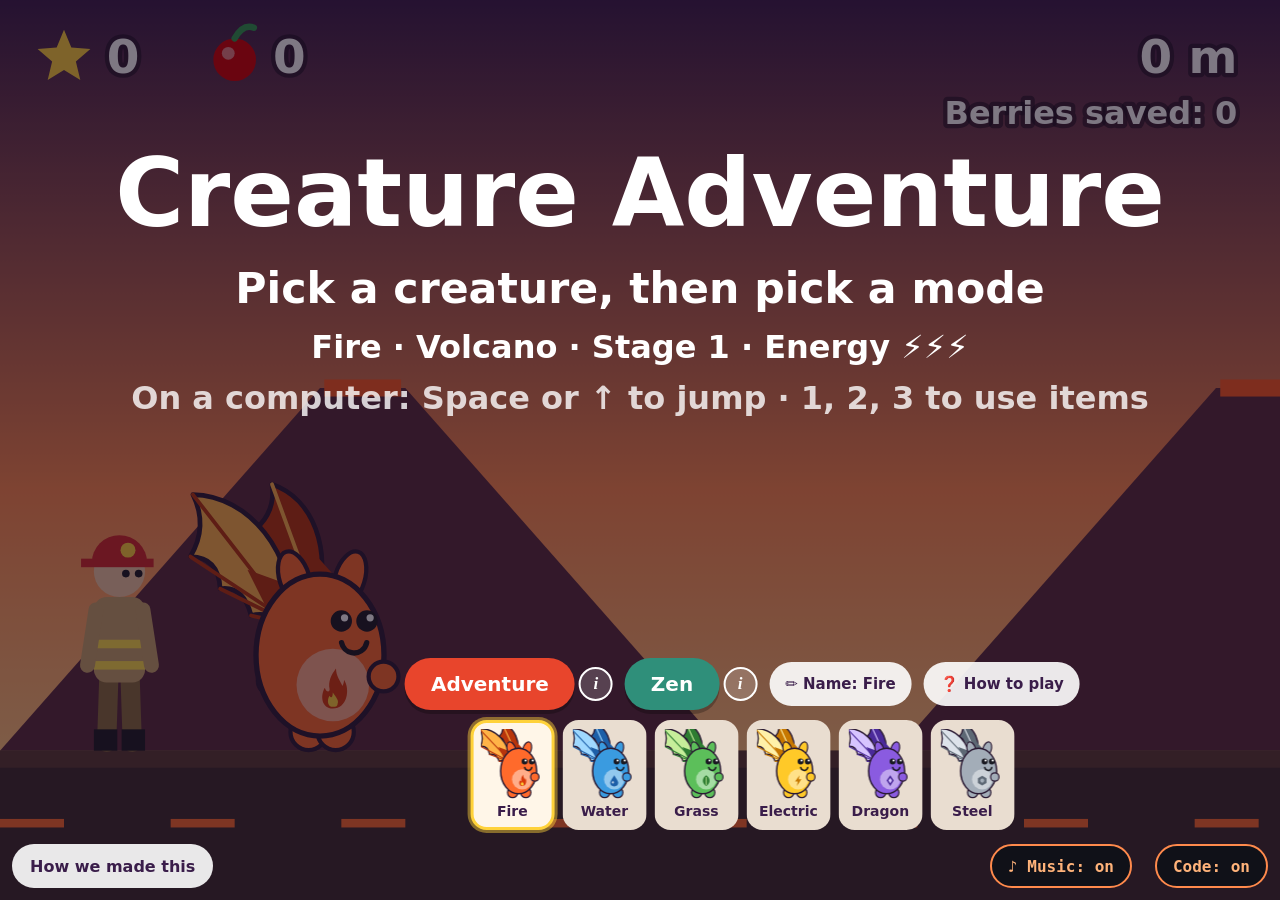
<file: index.html>
<!DOCTYPE html>
<html lang="en">
<head>
<meta charset="utf-8">
<meta name="viewport" content="width=device-width, initial-scale=1, viewport-fit=cover">
<!-- Icons: the tab icon (favicon), the Home Screen icon (apple-touch-icon), and the app details for phones (manifest) -->
<link rel="icon" href="icons/favicon.svg" type="image/svg+xml">
<link rel="icon" href="icons/favicon-32.png" sizes="32x32" type="image/png">
<link rel="apple-touch-icon" href="icons/apple-touch-icon.png">
<link rel="manifest" href="manifest.webmanifest">
<meta name="apple-mobile-web-app-title" content="Creatures">
<meta name="mobile-web-app-capable" content="yes">
<meta name="apple-mobile-web-app-capable" content="yes">
<meta name="apple-mobile-web-app-status-bar-style" content="black-translucent">
<meta name="theme-color" content="#3a1d4a">
<title>Creature Adventure</title>
<link rel="stylesheet" href="style.css">
</head>
<body>
<canvas id="game" aria-label="Creature Adventure. Tap to jump, tap again in the air to double jump."></canvas>

<!-- The menu: pick a creature, name it, pick a mode -->
<div id="menu">
  <div id="modeInfo" hidden></div>
  <div id="modes">
    <div class="mode" data-mode="adventure">
      <button id="advBtn" class="modeBtn adv">Adventure</button>
      <button class="info" data-mode="adventure" aria-label="What happens in Adventure mode?">i</button>
    </div>
    <div class="mode" data-mode="zen">
      <button id="zenBtn" class="modeBtn zen">Zen</button>
      <button class="info" data-mode="zen" aria-label="What happens in Zen mode?">i</button>
    </div>
    <div class="mode" data-mode="camp" id="campMode" hidden>
      <button id="campBtn" class="modeBtn camp">⛺ Camp</button>
      <button class="info" data-mode="camp" aria-label="What is the Camp?">i</button>
    </div>
    <button id="nameBtn" class="nameBtn">✏️ Name</button>
    <button id="howBtn" class="nameBtn" aria-controls="modeInfo">❓ How to play</button>
  </div>
  <div id="picker" role="group" aria-label="Choose your creature"></div>
</div>
<div id="namePanel" hidden role="dialog" aria-labelledby="nameLabel">
  <label id="nameLabel" for="nameInput">Name your creature</label>
  <input id="nameInput" maxlength="12" autocomplete="off" spellcheck="false">
  <div class="row"><button id="nameSave">Save</button><button id="nameReset">Just use the type</button><button id="nameCancel">Cancel</button></div>
</div>

<!-- Camp: what to do next -->
<div id="campBar" hidden>
  <p id="campPrompt" aria-live="polite"><span id="campBolts"></span> <span id="campSay"></span></p>
  <button id="campNext" class="modeBtn adv">▶ Next level</button>
  <button id="campMatch" class="modeBtn zen">🃏 Matching game</button>
  <button id="campMenu" class="nameBtn">☰ Main menu</button>
</div>
<!-- The matching game at camp: find the pairs, no timer, can't lose -->
<div id="match" hidden role="dialog" aria-labelledby="matchTitle">
  <div id="matchHead">
    <span id="matchTitle">Find the pairs!</span>
    <button id="matchGo" class="modeBtn adv" hidden>▶ Back to the adventure</button>
    <button id="matchAgain" class="nameBtn" hidden>🃏 Play again</button>
    <button id="matchBack" class="nameBtn">⛺ Back to camp</button>
  </div>
  <div id="matchGrid"></div>
</div>

<div id="topBar">
  <button id="menuBtn" hidden>☰ Menu</button>
  <button id="bossToggle" hidden aria-pressed="false">👾 Practice boss: off</button>
</div>
<a id="storyLink" href="story.html">How we made this</a>
<button id="musicBtn" aria-pressed="true">♪ Music: on</button>
<button id="codeBtn" aria-pressed="true">Code: on</button>

<!-- The game is split into small files, loaded in this order. Each one has one job. -->
<script src="js/knobs.js"></script>     <!-- the numbers, colours and words to play with -->
<script src="js/creatures.js"></script> <!-- how to draw a creature (all 3 stages), minions and homes -->
<script src="js/trainer.js"></script>   <!-- the trainer's outfit for each world -->
<script src="js/worlds.js"></script>    <!-- each type's world and its obstacles -->
<script src="js/adventure.js"></script> <!-- levels, rescues, checkpoints -->
<script src="js/boss.js"></script>      <!-- boss battles -->
<script src="js/camp.js"></script>      <!-- camp: energy, the matching game, and Power Up -->
<script src="js/game.js"></script>      <!-- everything that runs: menu, input, movement, sound, the loop -->
</body>
</html>
</file>
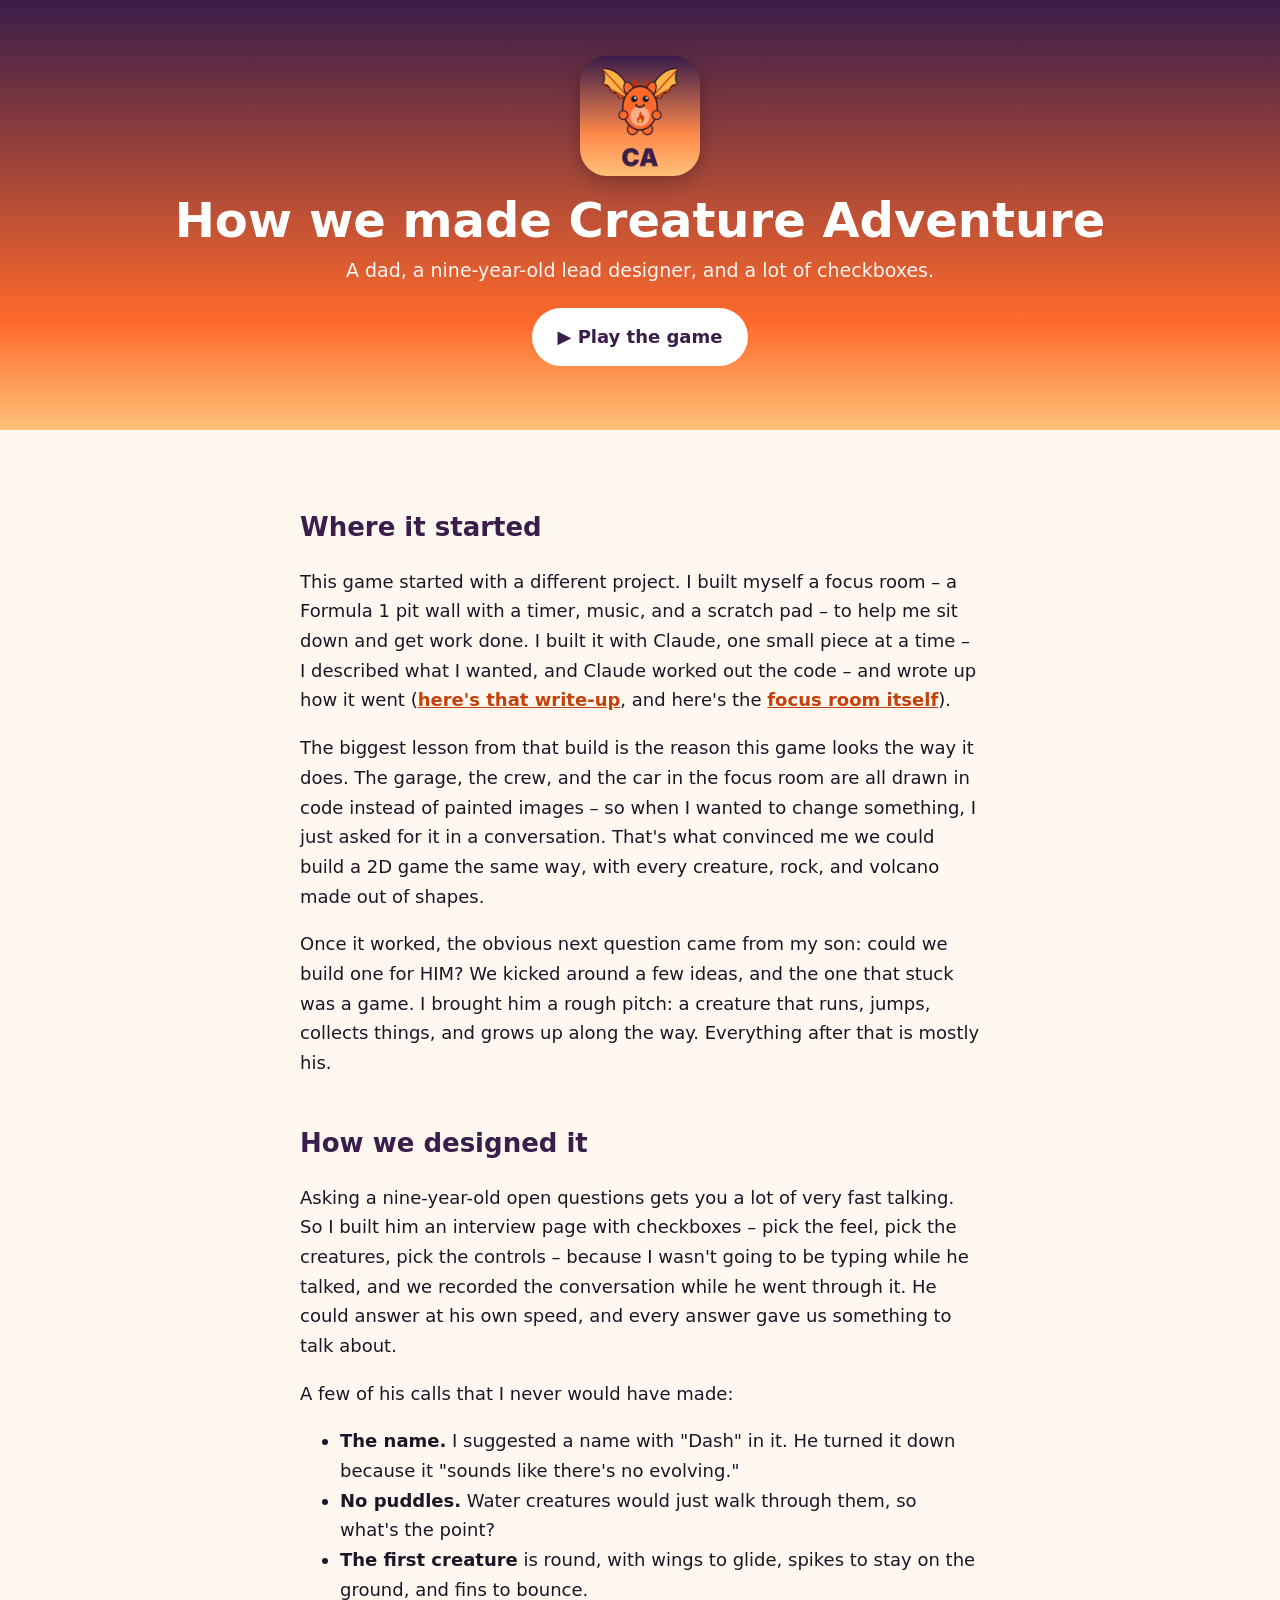
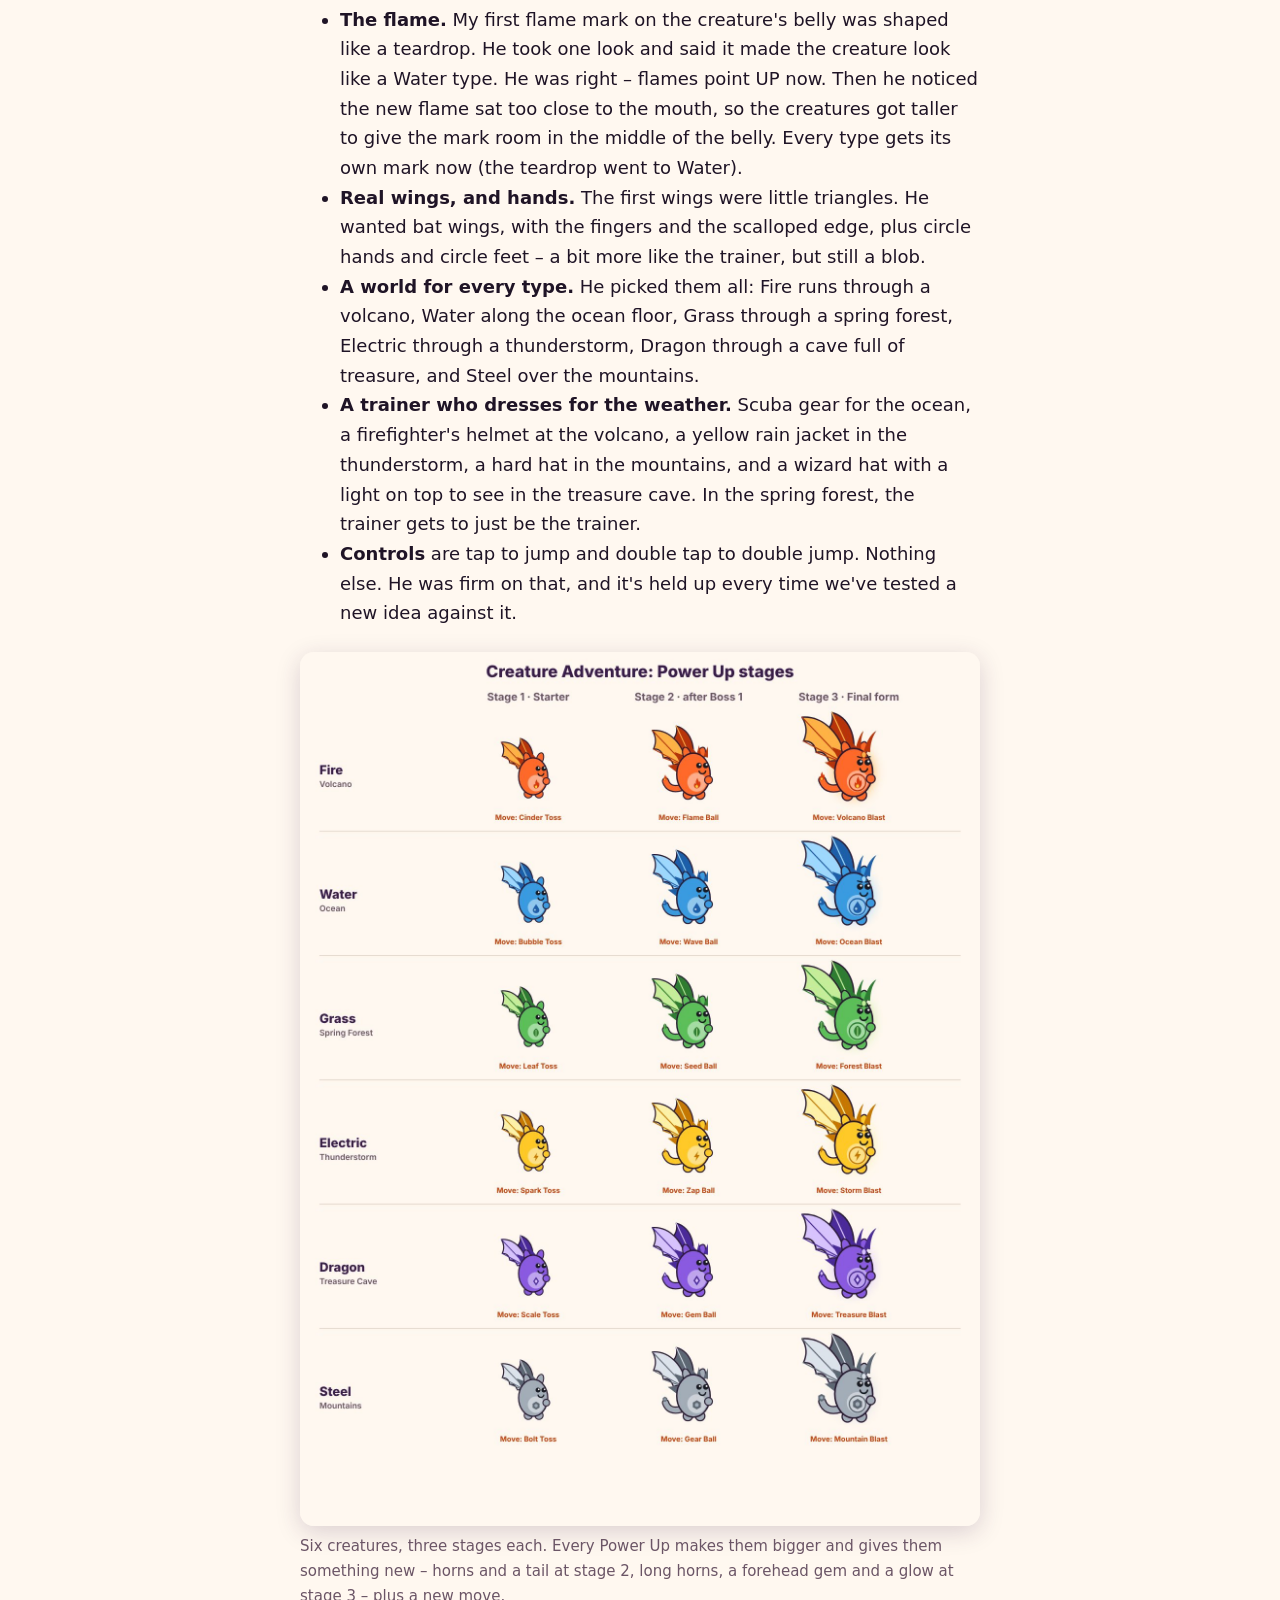
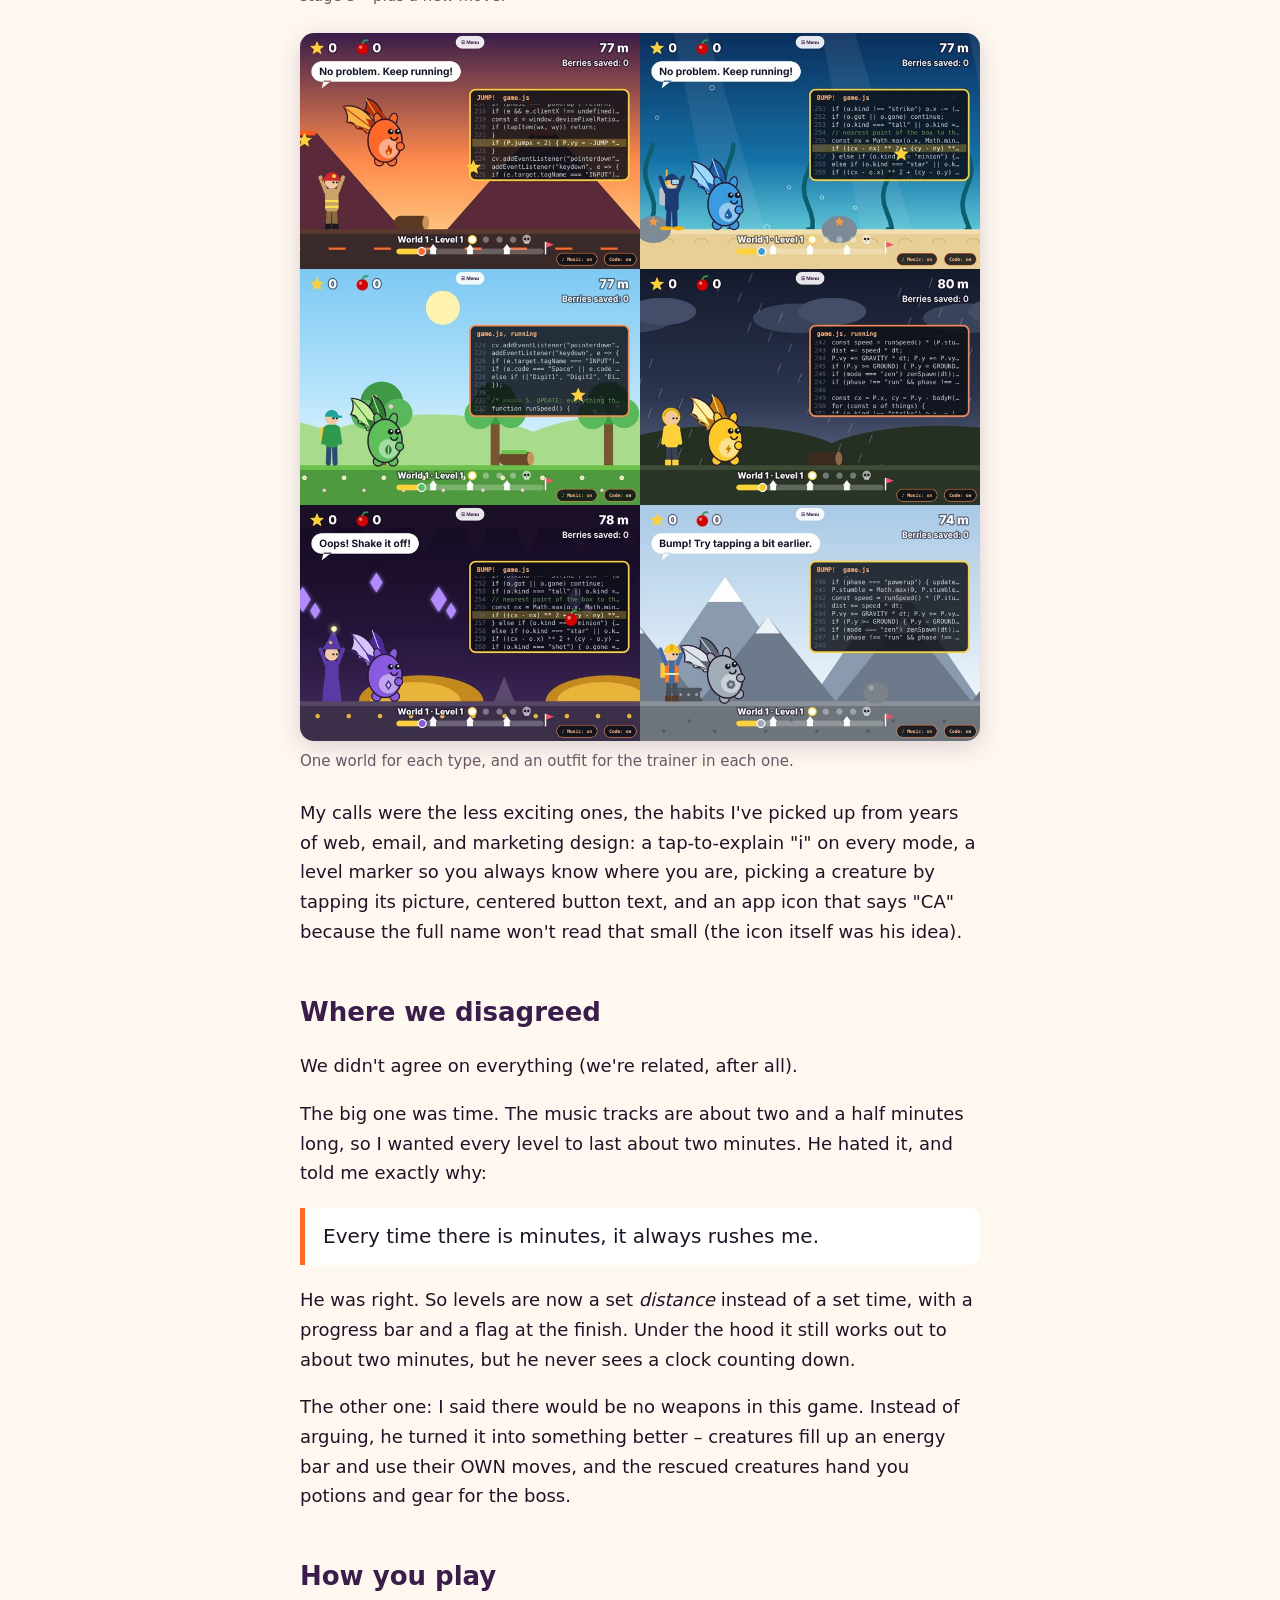
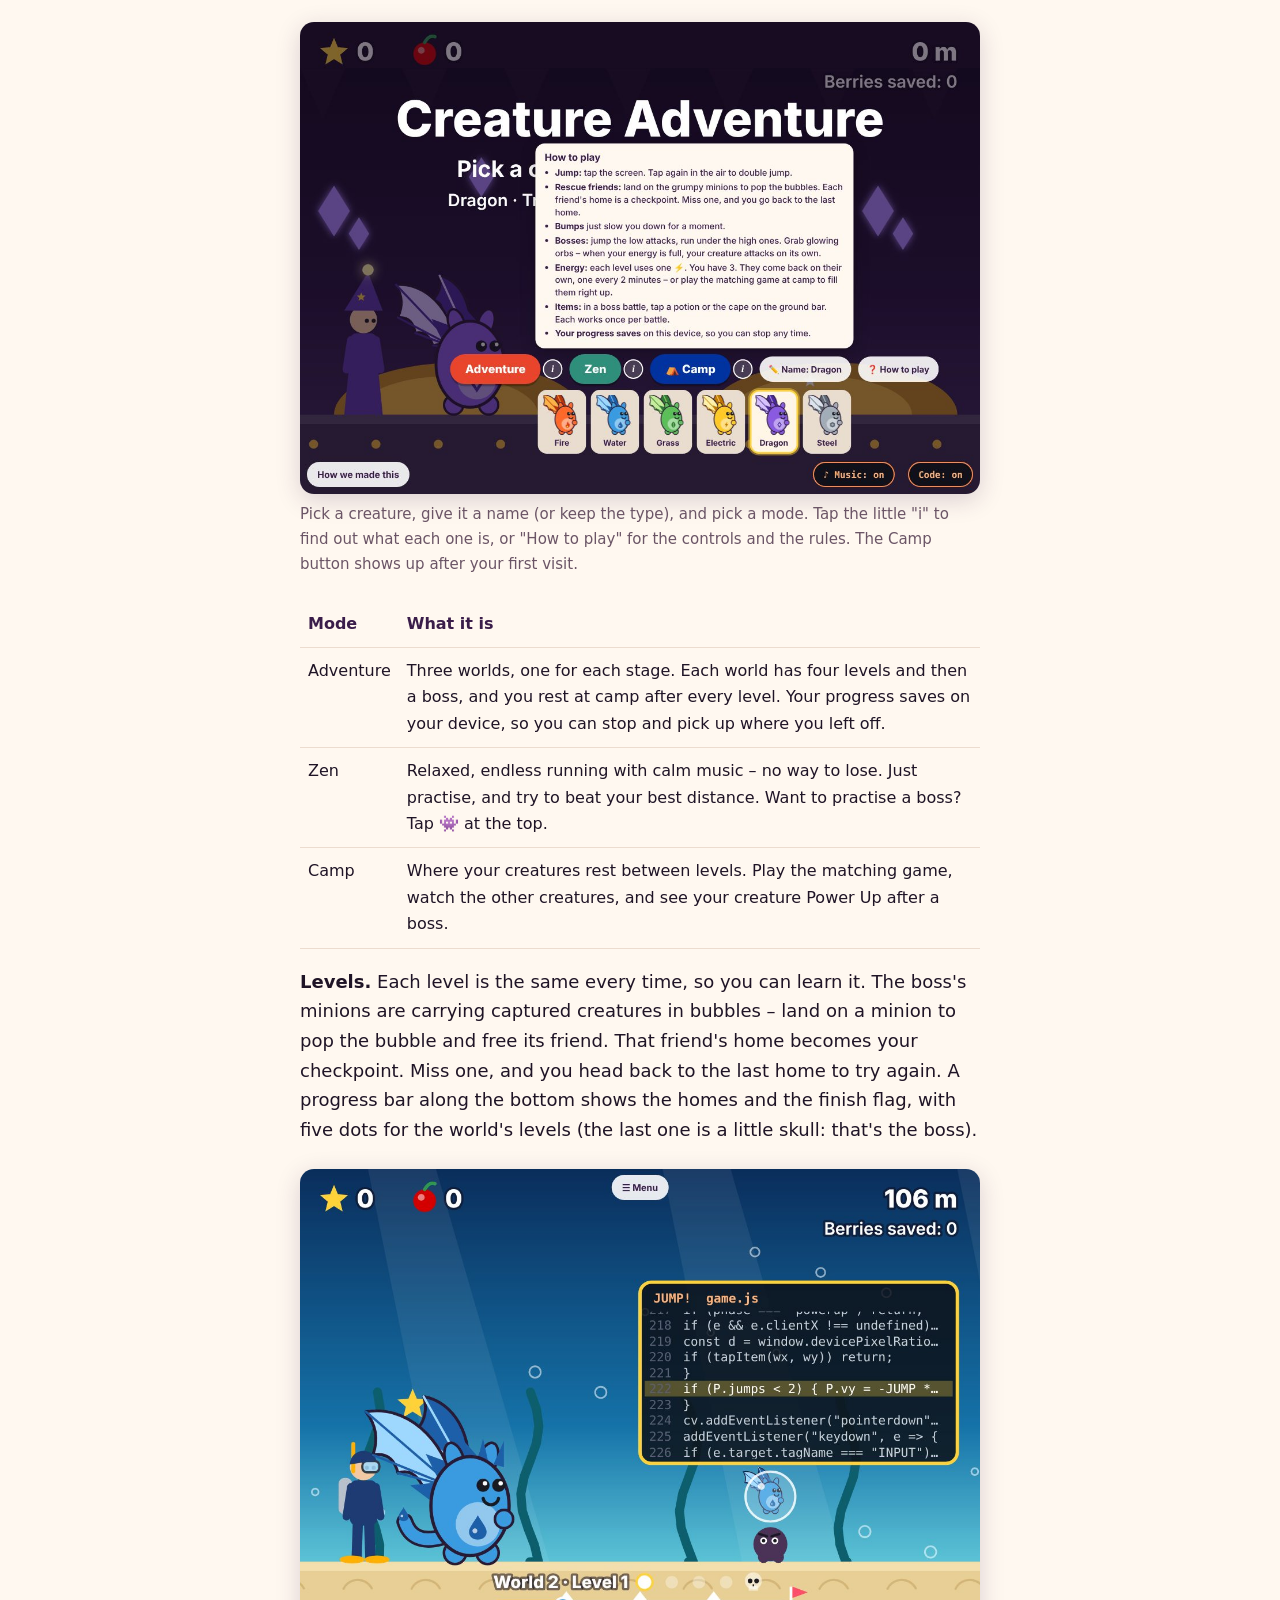
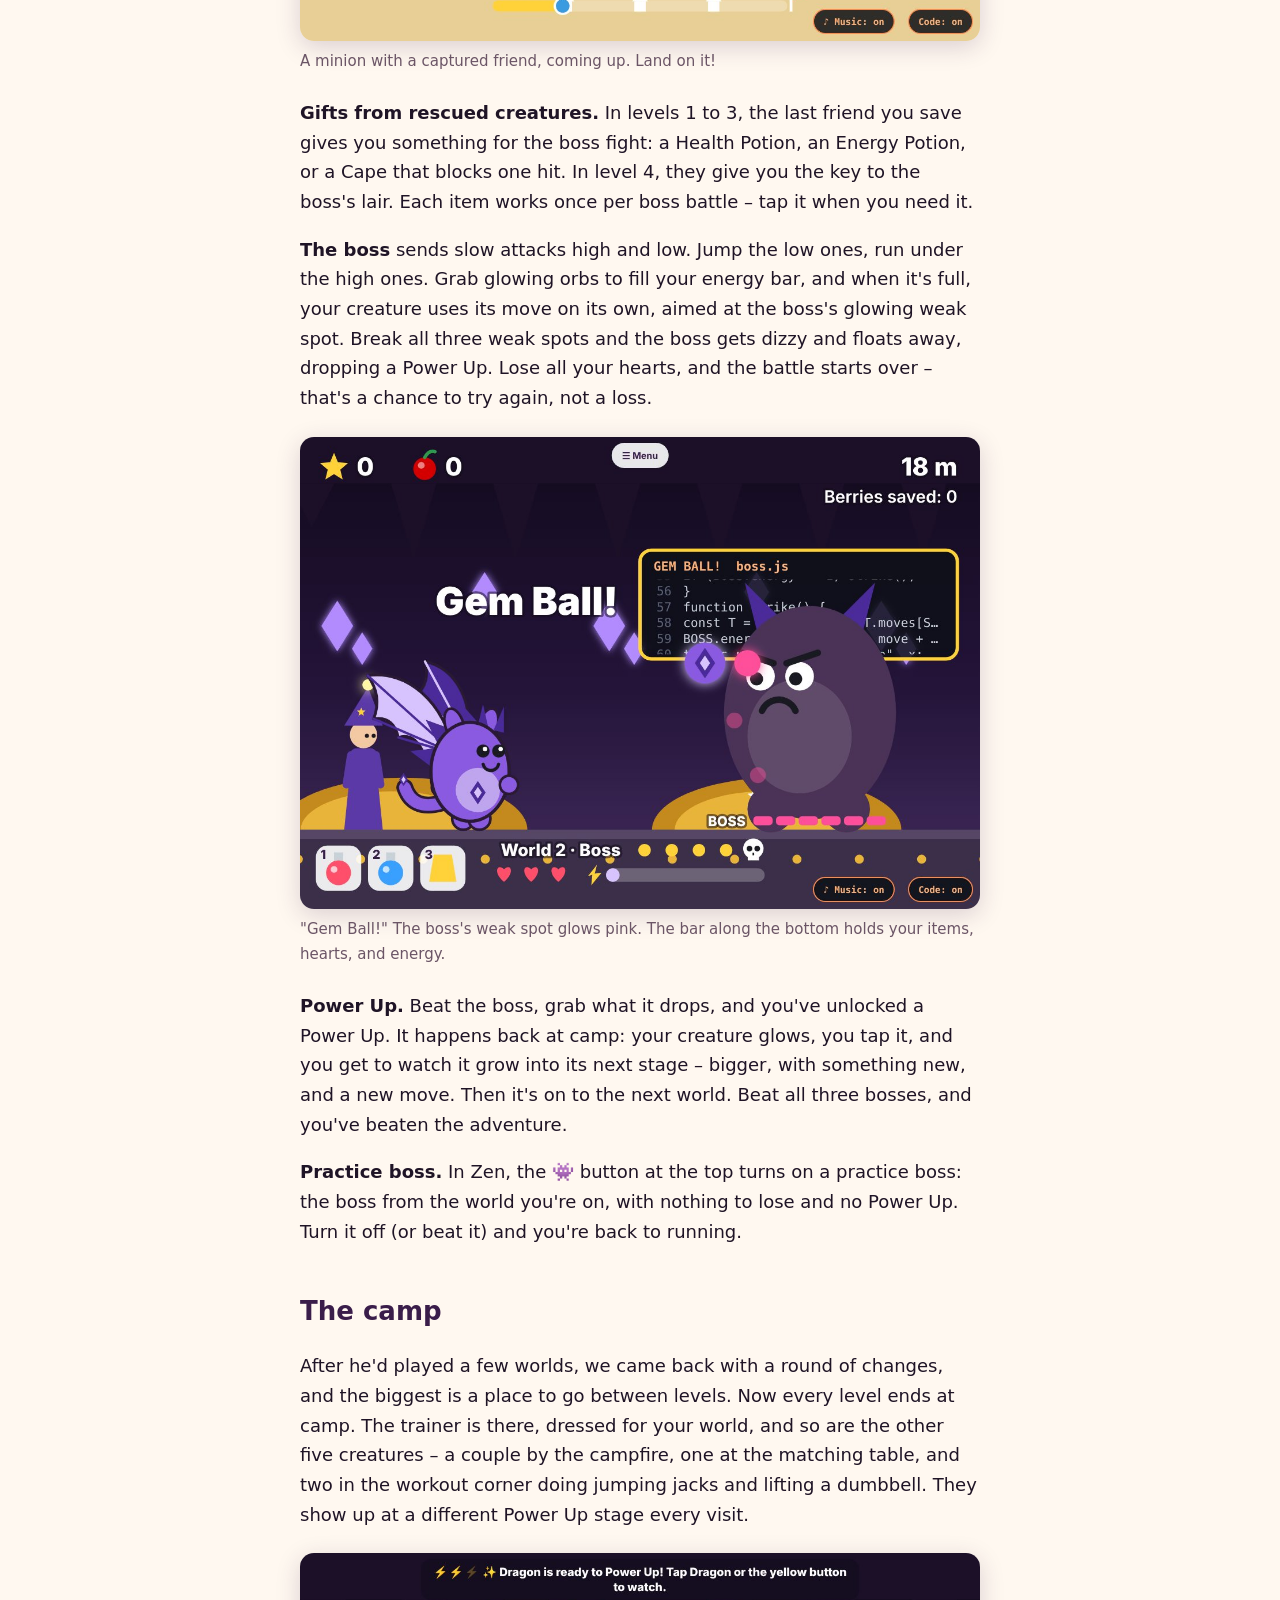
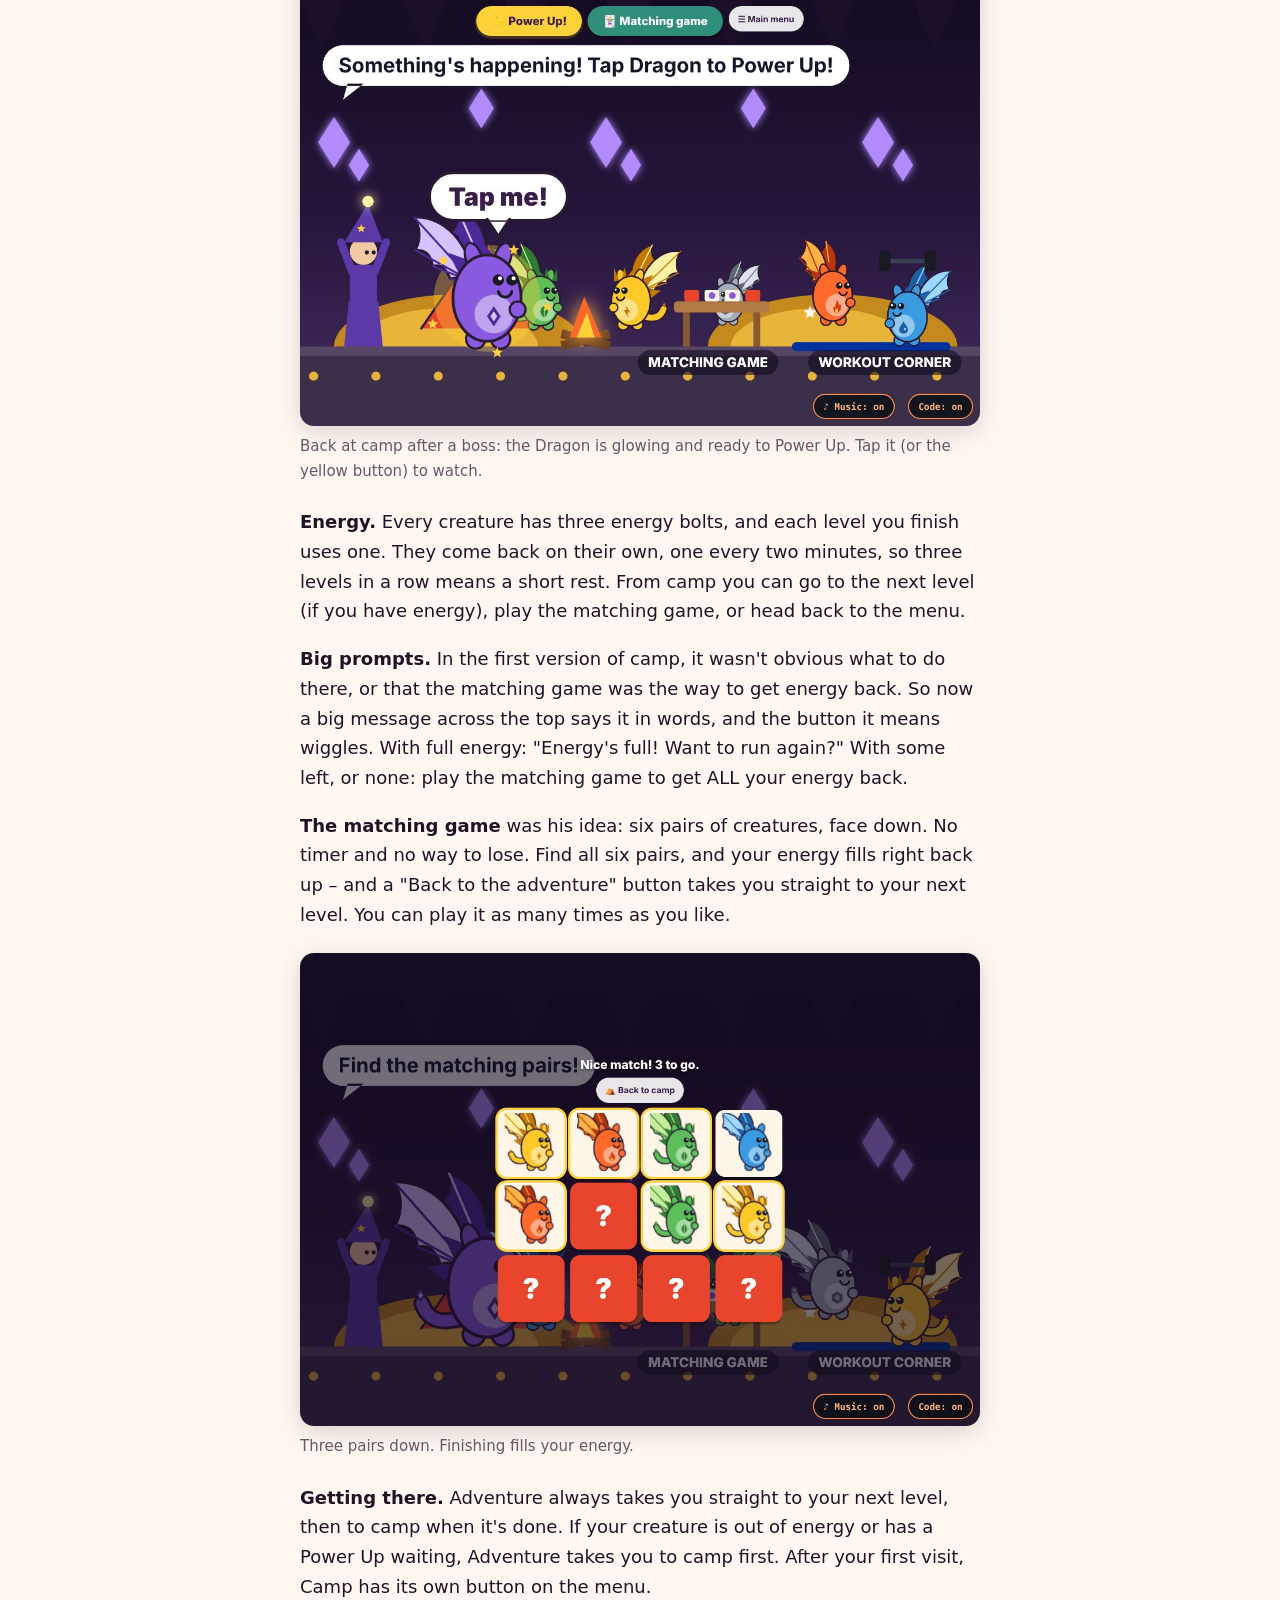
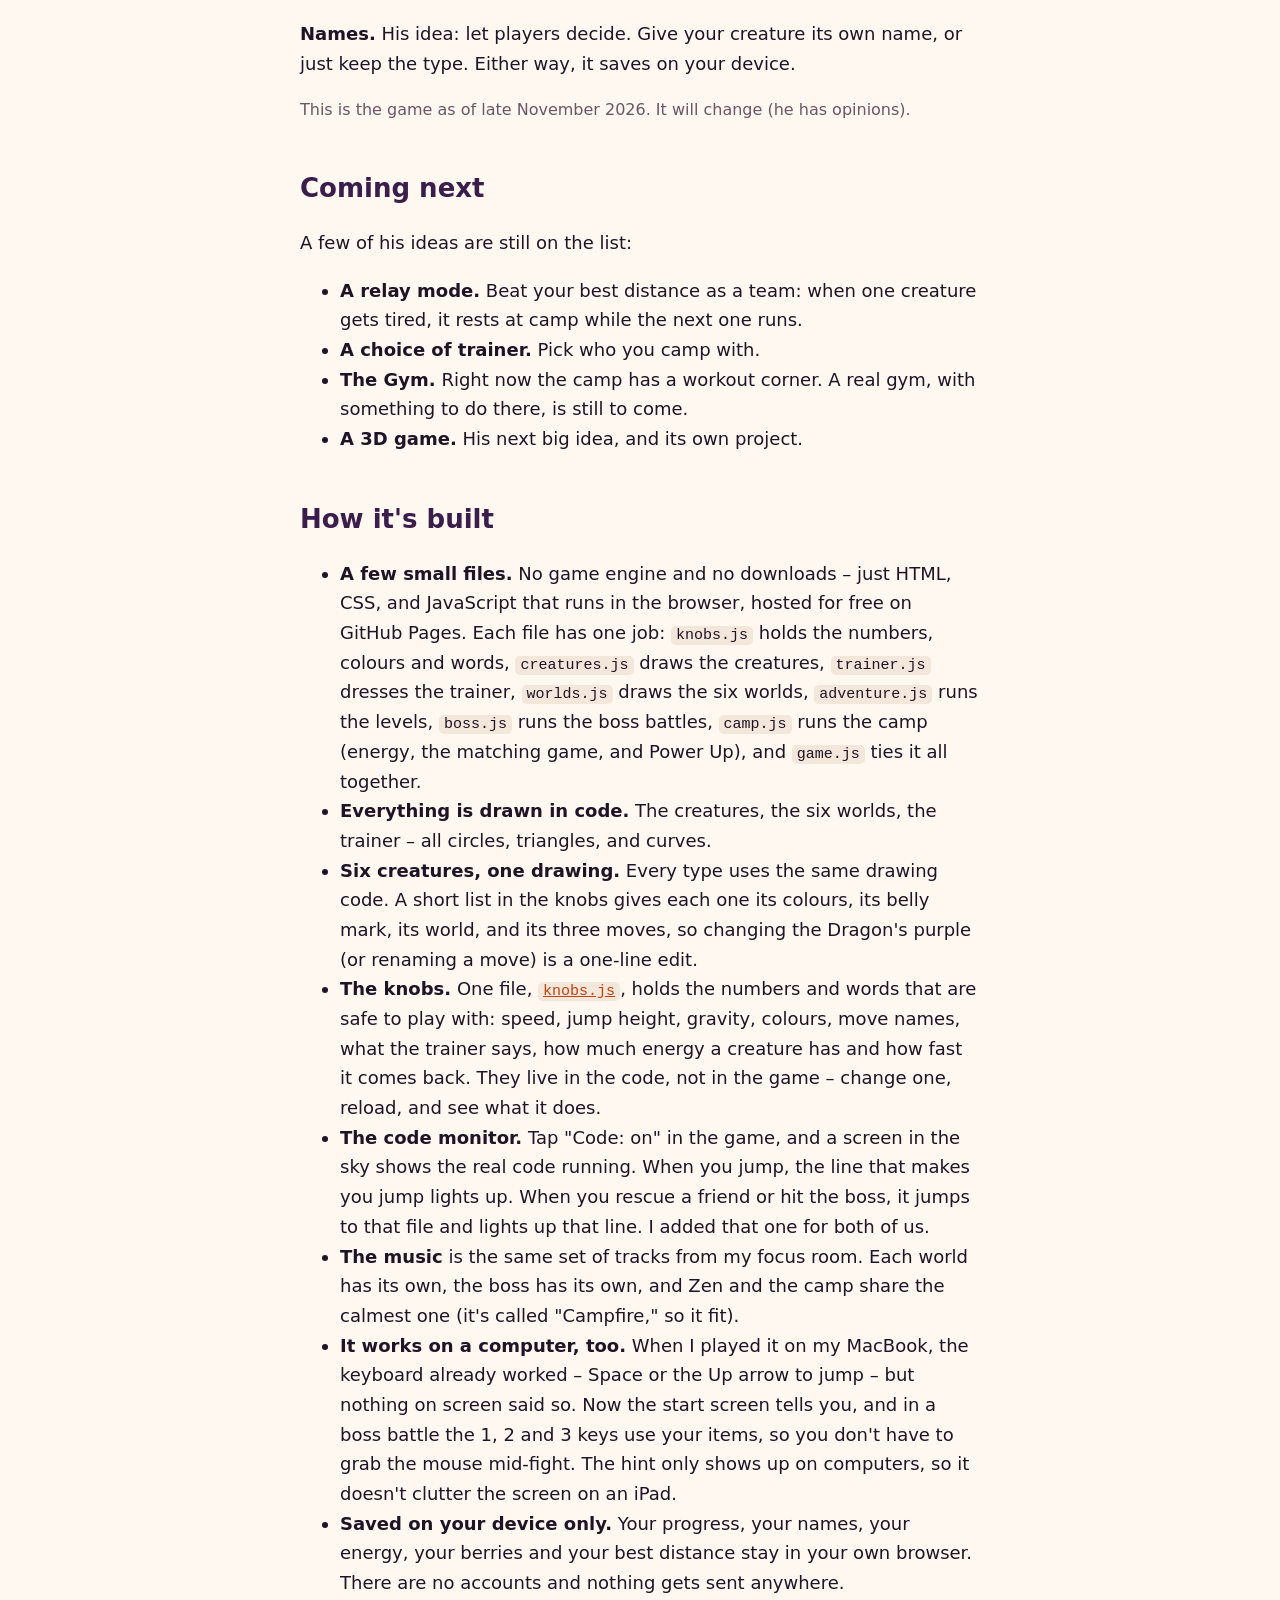
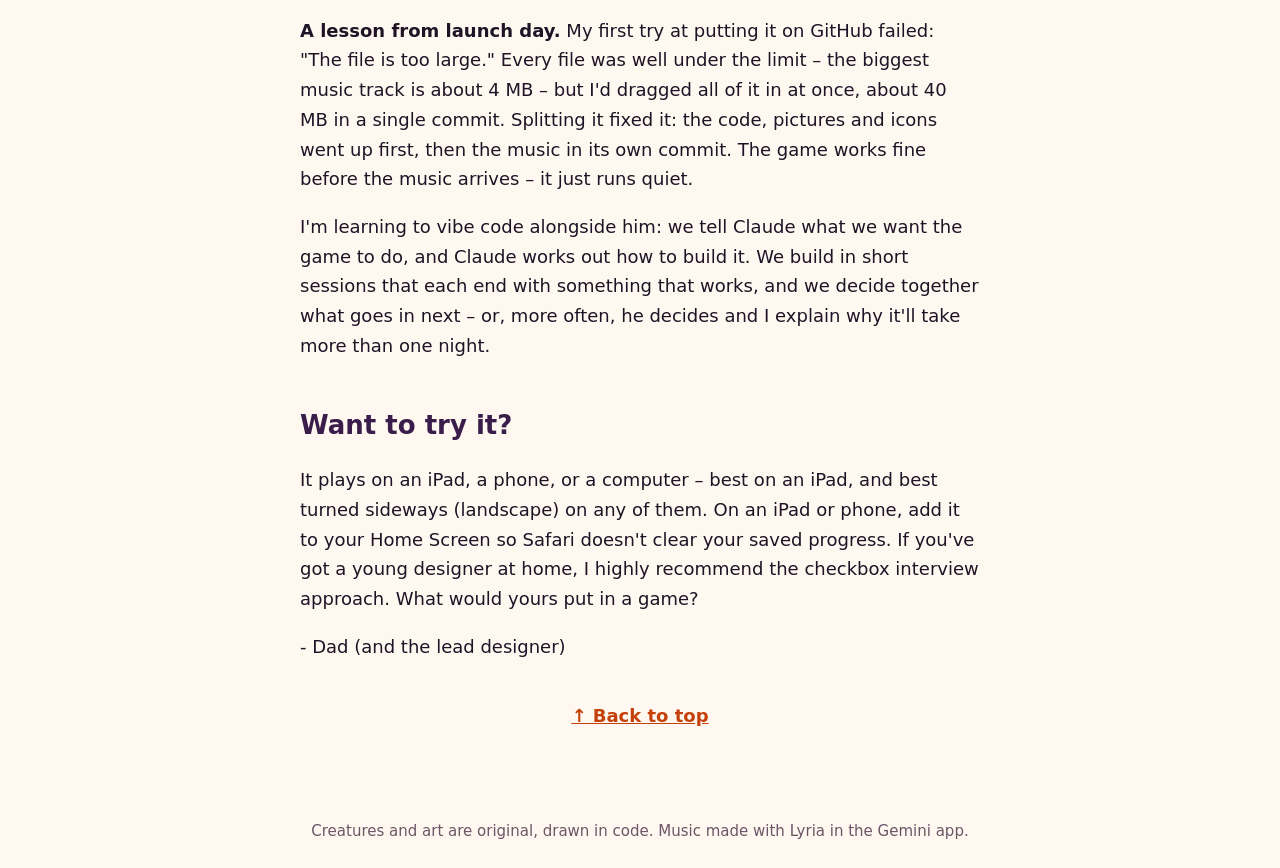
<file: story.html>
<!DOCTYPE html>
<html lang="en">
<head>
<meta charset="utf-8">
<meta name="viewport" content="width=device-width, initial-scale=1">
<!-- Icons: the tab icon (favicon), the Home Screen icon (apple-touch-icon), and the app details for phones (manifest) -->
<link rel="icon" href="icons/favicon.svg" type="image/svg+xml">
<link rel="icon" href="icons/favicon-32.png" sizes="32x32" type="image/png">
<link rel="apple-touch-icon" href="icons/apple-touch-icon.png">
<link rel="manifest" href="manifest.webmanifest">
<meta name="apple-mobile-web-app-title" content="Creatures">
<title>How we made Creature Adventure</title>
<style>
  /* Same sunset colours as the game, so the two pages feel like one place */
  :root { --ink: #1f1426; --plum: #3a1d4a; --ember: #ff6a2b; --glow: #ffc27a; --paper: #fff8f0; --soft: #6b5566; }
  body { margin: 0; background: var(--paper); color: var(--ink);
         font: 18px/1.65 system-ui, -apple-system, "Segoe UI", sans-serif; }
  header { background: linear-gradient(180deg, var(--plum), var(--ember) 75%, var(--glow)); color: #fff;
           padding: 56px 24px 64px; text-align: center; }
  header h1 { margin: 0 0 8px; font-size: clamp(30px, 6vw, 48px); line-height: 1.1; }
  header p { margin: 0; font-size: 19px; opacity: .95; }
  main { max-width: 680px; margin: 0 auto; padding: 32px 24px 64px; }
  h2 { margin: 44px 0 8px; font-size: 26px; color: var(--plum); }
  blockquote { margin: 20px 0; padding: 12px 18px; border-left: 5px solid var(--ember);
               background: #fff; border-radius: 0 10px 10px 0; font-size: 20px; }
  table { width: 100%; border-collapse: collapse; margin: 16px 0; font-size: 16px; }
  th, td { text-align: left; padding: 10px 8px; border-bottom: 1px solid #ecdccf; vertical-align: top; }
  th { color: var(--plum); }
  a { color: #c4410a; font-weight: 600; }
  .play { display: inline-block; margin-top: 22px; padding: 14px 26px; border-radius: 30px; background: #fff;
          color: var(--plum); text-decoration: none; font-weight: 800; font-size: 18px; }
  .note { color: var(--soft); font-size: 16px; }
  figure { margin: 24px 0; }
  figure img { display: block; width: 100%; height: auto; border-radius: 14px; box-shadow: 0 6px 24px rgba(58,29,74,.18); }
  figcaption { margin-top: 8px; color: var(--soft); font-size: 15px; }
  code { font: 15px ui-monospace, Menlo, monospace; background: #f3e6da; padding: 1px 5px; border-radius: 5px; }
  .icon { display: block; width: 120px; height: 120px; margin: 0 auto 18px; border-radius: 27px; box-shadow: 0 6px 20px rgba(0,0,0,.25); }
  /* reading progress along the top, plus floating buttons once you've scrolled past the header */
  #progress { position: fixed; top: 0; left: 0; height: 4px; width: 0; background: var(--ember); z-index: 10; }
  #floaters { position: fixed; right: max(16px, env(safe-area-inset-right)); bottom: max(16px, env(safe-area-inset-bottom)); display: flex; gap: 8px;
              opacity: 0; transform: translateY(12px); pointer-events: none; transition: opacity .2s, transform .2s; z-index: 10; }
  #floaters.show { opacity: 1; transform: none; pointer-events: auto; }
  #floaters a { display: inline-flex; align-items: center; height: 44px; padding: 0 18px; border-radius: 22px; text-decoration: none;
                font: 800 16px system-ui, sans-serif; box-shadow: 0 4px 16px rgba(58,29,74,.3); }
  #floaters .try { background: var(--ember); color: #fff; }
  #floaters .up { background: #fff; color: var(--plum); }
  .backtop { display: block; text-align: center; margin: 40px 0 0; }
  @media (prefers-reduced-motion: no-preference) { html { scroll-behavior: smooth; } }
  footer { text-align: center; padding: 24px; color: var(--soft); font-size: 15px; }
</style>
</head>
<body>
<div id="progress" aria-hidden="true"></div>
<header id="top">
  <img class="icon" src="icons/icon-512.png" alt="The Creature Adventure app icon: a smiling orange creature with a flame on its belly, above the letters CA">
  <h1>How we made Creature Adventure</h1>
  <p>A dad, a nine-year-old lead designer, and a lot of checkboxes.</p>
  <a class="play" href="./">▶ Play the game</a>
</header>
<main>

<h2>Where it started</h2>
<p>This game started with a different project. I built myself a focus room – a Formula 1 pit wall with a timer, music, and a scratch pad – to help me sit down and get work done. I built it with Claude, one small piece at a time – I described what I wanted, and Claude worked out the code – and wrote up how it went (<a id="articleLink" href="#">here's that write-up</a>, and here's the <a href="https://daynwj.github.io/pit-wall-focus-room/">focus room itself</a>).</p>
<p>The biggest lesson from that build is the reason this game looks the way it does. The garage, the crew, and the car in the focus room are all drawn in code instead of painted images – so when I wanted to change something, I just asked for it in a conversation. That's what convinced me we could build a 2D game the same way, with every creature, rock, and volcano made out of shapes.</p>
<p>Once it worked, the obvious next question came from my son: could we build one for HIM? We kicked around a few ideas, and the one that stuck was a game. I brought him a rough pitch: a creature that runs, jumps, collects things, and grows up along the way. Everything after that is mostly his.</p>

<h2>How we designed it</h2>
<p>Asking a nine-year-old open questions gets you a lot of very fast talking. So I built him an interview page with checkboxes – pick the feel, pick the creatures, pick the controls – because I wasn't going to be typing while he talked, and we recorded the conversation while he went through it. He could answer at his own speed, and every answer gave us something to talk about.</p>
<p>A few of his calls that I never would have made:</p>
<ul>
  <li><strong>The name.</strong> I suggested a name with "Dash" in it. He turned it down because it "sounds like there's no evolving."</li>
  <li><strong>No puddles.</strong> Water creatures would just walk through them, so what's the point?</li>
  <li><strong>The first creature</strong> is round, with wings to glide, spikes to stay on the ground, and fins to bounce.</li>
  <li><strong>The flame.</strong> My first flame mark on the creature's belly was shaped like a teardrop. He took one look and said it made the creature look like a Water type. He was right – flames point UP now. Then he noticed the new flame sat too close to the mouth, so the creatures got taller to give the mark room in the middle of the belly. Every type gets its own mark now (the teardrop went to Water).</li>
  <li><strong>Real wings, and hands.</strong> The first wings were little triangles. He wanted bat wings, with the fingers and the scalloped edge, plus circle hands and circle feet – a bit more like the trainer, but still a blob.</li>
  <li><strong>A world for every type.</strong> He picked them all: Fire runs through a volcano, Water along the ocean floor, Grass through a spring forest, Electric through a thunderstorm, Dragon through a cave full of treasure, and Steel over the mountains.</li>
  <li><strong>A trainer who dresses for the weather.</strong> Scuba gear for the ocean, a firefighter's helmet at the volcano, a yellow rain jacket in the thunderstorm, a hard hat in the mountains, and a wizard hat with a light on top to see in the treasure cave. In the spring forest, the trainer gets to just be the trainer.</li>
  <li><strong>Controls</strong> are tap to jump and double tap to double jump. Nothing else. He was firm on that, and it's held up every time we've tested a new idea against it.</li>
</ul>

<figure>
  <img src="story/evolutions.jpg" alt="All six creatures at their three stages. Stage 1 is a small blob with bat wings, circle hands and feet, and a belly mark. Stage 2 is bigger, with little horns, a tail tipped with its mark, and bigger wings. Stage 3 is biggest, with long curved horns, a forehead gem, a ring around its belly mark, huge wings, and a soft glow.">
  <figcaption>Six creatures, three stages each. Every Power Up makes them bigger and gives them something new – horns and a tail at stage 2, long horns, a forehead gem and a glow at stage 3 – plus a new move.</figcaption>
</figure>
<figure>
  <img src="story/worlds.jpg" alt="Six screenshots of the game, one per world, each with the trainer in a different outfit: a firefighter at the volcano, scuba gear on the ocean floor, the usual cap in the spring forest, a yellow rain jacket in the thunderstorm, a wizard hat in the treasure cave, and a hard hat in the mountains.">
  <figcaption>One world for each type, and an outfit for the trainer in each one.</figcaption>
</figure>

<p>My calls were the less exciting ones, the habits I've picked up from years of web, email, and marketing design: a tap-to-explain "i" on every mode, a level marker so you always know where you are, picking a creature by tapping its picture, centered button text, and an app icon that says "CA" because the full name won't read that small (the icon itself was his idea).</p>

<h2>Where we disagreed</h2>
<p>We didn't agree on everything (we're related, after all).</p>
<p>The big one was time. The music tracks are about two and a half minutes long, so I wanted every level to last about two minutes. He hated it, and told me exactly why:</p>
<blockquote>Every time there is minutes, it always rushes me.</blockquote>
<p>He was right. So levels are now a set <em>distance</em> instead of a set time, with a progress bar and a flag at the finish. Under the hood it still works out to about two minutes, but he never sees a clock counting down.</p>
<p>The other one: I said there would be no weapons in this game. Instead of arguing, he turned it into something better – creatures fill up an energy bar and use their OWN moves, and the rescued creatures hand you potions and gear for the boss.</p>

<h2>How you play</h2>
<figure>
  <img src="story/menu.jpg" alt="The start screen in the treasure cave: six creature buttons, a name button, and Adventure, Zen and Camp. An open How to play card lists the controls and rules, including how energy works.">
  <figcaption>Pick a creature, give it a name (or keep the type), and pick a mode. Tap the little "i" to find out what each one is, or "How to play" for the controls and the rules. The Camp button shows up after your first visit.</figcaption>
</figure>
<table>
  <tr><th>Mode</th><th>What it is</th></tr>
  <tr><td>Adventure</td><td>Three worlds, one for each stage. Each world has four levels and then a boss, and you rest at camp after every level. Your progress saves on your device, so you can stop and pick up where you left off.</td></tr>
  <tr><td>Zen</td><td>Relaxed, endless running with calm music – no way to lose. Just practise, and try to beat your best distance. Want to practise a boss? Tap 👾 at the top.</td></tr>
  <tr><td>Camp</td><td>Where your creatures rest between levels. Play the matching game, watch the other creatures, and see your creature Power Up after a boss.</td></tr>
</table>
<p><strong>Levels.</strong> Each level is the same every time, so you can learn it. The boss's minions are carrying captured creatures in bubbles – land on a minion to pop the bubble and free its friend. That friend's home becomes your checkpoint. Miss one, and you head back to the last home to try again. A progress bar along the bottom shows the homes and the finish flag, with five dots for the world's levels (the last one is a little skull: that's the boss).</p>
<figure>
  <img src="story/rescue.jpg" alt="The Water creature running along the ocean floor in World 2. A grumpy little minion carries a captured creature in a bubble, and a progress bar along the bottom shows World 2, Level 1, the three homes, and the finish flag.">
  <figcaption>A minion with a captured friend, coming up. Land on it!</figcaption>
</figure>
<p><strong>Gifts from rescued creatures.</strong> In levels 1 to 3, the last friend you save gives you something for the boss fight: a Health Potion, an Energy Potion, or a Cape that blocks one hit. In level 4, they give you the key to the boss's lair. Each item works once per boss battle – tap it when you need it.</p>
<p><strong>The boss</strong> sends slow attacks high and low. Jump the low ones, run under the high ones. Grab glowing orbs to fill your energy bar, and when it's full, your creature uses its move on its own, aimed at the boss's glowing weak spot. Break all three weak spots and the boss gets dizzy and floats away, dropping a Power Up. Lose all your hearts, and the battle starts over – that's a chance to try again, not a loss.</p>
<figure>
  <img src="story/boss.jpg" alt="A boss battle in the treasure cave. The purple Dragon creature at stage 2 sends a glowing Gem Ball at the big grumpy boss's pink weak spot. The ground bar shows three items, three hearts, an energy bar, and World 2 Boss.">
  <figcaption>"Gem Ball!" The boss's weak spot glows pink. The bar along the bottom holds your items, hearts, and energy.</figcaption>
</figure>
<p><strong>Power Up.</strong> Beat the boss, grab what it drops, and you've unlocked a Power Up. It happens back at camp: your creature glows, you tap it, and you get to watch it grow into its next stage – bigger, with something new, and a new move. Then it's on to the next world. Beat all three bosses, and you've beaten the adventure.</p>
<p><strong>Practice boss.</strong> In Zen, the 👾 button at the top turns on a practice boss: the boss from the world you're on, with nothing to lose and no Power Up. Turn it off (or beat it) and you're back to running.</p>

<h2>The camp</h2>
<p>After he'd played a few worlds, we came back with a round of changes, and the biggest is a place to go between levels. Now every level ends at camp. The trainer is there, dressed for your world, and so are the other five creatures – a couple by the campfire, one at the matching table, and two in the workout corner doing jumping jacks and lifting a dumbbell. They show up at a different Power Up stage every visit.</p>
<figure>
  <img src="story/camp.jpg" alt="The camp in the treasure cave. The trainer in a wizard hat waves next to the purple Dragon creature, which glows with stars under a big Tap me speech bubble. Other creatures sit by a campfire, wait at a table of cards, and work out on a mat, with Matching game and Workout corner labels on the ground under each corner. Across the top, a big message says the Dragon is ready to Power Up, with two of three energy bolts lit, above buttons for Power Up, Matching game, and Main menu.">
  <figcaption>Back at camp after a boss: the Dragon is glowing and ready to Power Up. Tap it (or the yellow button) to watch.</figcaption>
</figure>
<p><strong>Energy.</strong> Every creature has three energy bolts, and each level you finish uses one. They come back on their own, one every two minutes, so three levels in a row means a short rest. From camp you can go to the next level (if you have energy), play the matching game, or head back to the menu.</p>
<p><strong>Big prompts.</strong> In the first version of camp, it wasn't obvious what to do there, or that the matching game was the way to get energy back. So now a big message across the top says it in words, and the button it means wiggles. With full energy: "Energy's full! Want to run again?" With some left, or none: play the matching game to get ALL your energy back.</p>
<p><strong>The matching game</strong> was his idea: six pairs of creatures, face down. No timer and no way to lose. Find all six pairs, and your energy fills right back up – and a "Back to the adventure" button takes you straight to your next level. You can play it as many times as you like.</p>
<figure>
  <img src="story/match.jpg" alt="The matching game over the camp: twelve cards in a grid. Three pairs of creatures are found and outlined in gold, one card is face up, and the rest show a question mark.">
  <figcaption>Three pairs down. Finishing fills your energy.</figcaption>
</figure>
<p><strong>Getting there.</strong> Adventure always takes you straight to your next level, then to camp when it's done. If your creature is out of energy or has a Power Up waiting, Adventure takes you to camp first. After your first visit, Camp has its own button on the menu.</p>
<p><strong>Names.</strong> His idea: let players decide. Give your creature its own name, or just keep the type. Either way, it saves on your device.</p>
<p class="note">This is the game as of late November 2026. It will change (he has opinions).</p>

<h2>Coming next</h2>
<p>A few of his ideas are still on the list:</p>
<ul>
  <li><strong>A relay mode.</strong> Beat your best distance as a team: when one creature gets tired, it rests at camp while the next one runs.</li>
  <li><strong>A choice of trainer.</strong> Pick who you camp with.</li>
  <li><strong>The Gym.</strong> Right now the camp has a workout corner. A real gym, with something to do there, is still to come.</li>
  <li><strong>A 3D game.</strong> His next big idea, and its own project.</li>
</ul>

<h2>How it's built</h2>
<ul>
  <li><strong>A few small files.</strong> No game engine and no downloads – just HTML, CSS, and JavaScript that runs in the browser, hosted for free on GitHub Pages. Each file has one job: <code>knobs.js</code> holds the numbers, colours and words, <code>creatures.js</code> draws the creatures, <code>trainer.js</code> dresses the trainer, <code>worlds.js</code> draws the six worlds, <code>adventure.js</code> runs the levels, <code>boss.js</code> runs the boss battles, <code>camp.js</code> runs the camp (energy, the matching game, and Power Up), and <code>game.js</code> ties it all together.</li>
  <li><strong>Everything is drawn in code.</strong> The creatures, the six worlds, the trainer – all circles, triangles, and curves.</li>
  <li><strong>Six creatures, one drawing.</strong> Every type uses the same drawing code. A short list in the knobs gives each one its colours, its belly mark, its world, and its three moves, so changing the Dragon's purple (or renaming a move) is a one-line edit.</li>
  <li><strong>The knobs.</strong> One file, <a href="https://github.com/daynwj/creature-adventure-game/blob/main/js/knobs.js"><code>knobs.js</code></a>, holds the numbers and words that are safe to play with: speed, jump height, gravity, colours, move names, what the trainer says, how much energy a creature has and how fast it comes back. They live in the code, not in the game – change one, reload, and see what it does.</li>
  <li><strong>The code monitor.</strong> Tap "Code: on" in the game, and a screen in the sky shows the real code running. When you jump, the line that makes you jump lights up. When you rescue a friend or hit the boss, it jumps to that file and lights up that line. I added that one for both of us.</li>
  <li><strong>The music</strong> is the same set of tracks from my focus room. Each world has its own, the boss has its own, and Zen and the camp share the calmest one (it's called "Campfire," so it fit).</li>
  <li><strong>It works on a computer, too.</strong> When I played it on my MacBook, the keyboard already worked – Space or the Up arrow to jump – but nothing on screen said so. Now the start screen tells you, and in a boss battle the 1, 2 and 3 keys use your items, so you don't have to grab the mouse mid-fight. The hint only shows up on computers, so it doesn't clutter the screen on an iPad.</li>
  <li><strong>Saved on your device only.</strong> Your progress, your names, your energy, your berries and your best distance stay in your own browser. There are no accounts and nothing gets sent anywhere.</li>
</ul>
<p><strong>A lesson from launch day.</strong> My first try at putting it on GitHub failed: "The file is too large." Every file was well under the limit – the biggest music track is about 4 MB – but I'd dragged all of it in at once, about 40 MB in a single commit. Splitting it fixed it: the code, pictures and icons went up first, then the music in its own commit. The game works fine before the music arrives – it just runs quiet.</p>
<p>I'm learning to vibe code alongside him: we tell Claude what we want the game to do, and Claude works out how to build it. We build in short sessions that each end with something that works, and we decide together what goes in next – or, more often, he decides and I explain why it'll take more than one night.</p>

<h2>Want to try it?</h2>
<p>It plays on an iPad, a phone, or a computer – best on an iPad, and best turned sideways (landscape) on any of them. On an iPad or phone, add it to your Home Screen so Safari doesn't clear your saved progress. If you've got a young designer at home, I highly recommend the checkbox interview approach. What would yours put in a game?</p>
<p>- Dad (and the lead designer)</p>
<a class="backtop" href="#top">↑ Back to top</a>

</main>
<div id="floaters">
  <a class="try" href="./">▶ Try it</a>
  <a class="up" href="#top" aria-label="Back to top">↑ Top</a>
</div>
<footer>Creatures and art are original, drawn in code. Music made with Lyria in the Gemini app.</footer>
<script>
  // Paste the link to the focus-room write-up here once, and the link in "Where it started" uses it.
  const ARTICLE_URL = "https://daynwj.github.io/ai/focus-room/";
  const a = document.getElementById("articleLink");
  if (ARTICLE_URL) a.href = ARTICLE_URL; else a.removeAttribute("href");   // no dead link if it's blank

  // The floating "Try it" and "Top" buttons appear once the header (with its own Play button) scrolls away.
  const floaters = document.getElementById("floaters"), bar = document.getElementById("progress");
  new IntersectionObserver(([e]) => floaters.classList.toggle("show", !e.isIntersecting)).observe(document.getElementById("top"));
  // The bar along the top shows how far down the page you are.
  const onScroll = () => { const max = document.documentElement.scrollHeight - innerHeight; bar.style.width = (max > 0 ? scrollY / max * 100 : 0) + "%"; };
  addEventListener("scroll", onScroll, { passive: true }); onScroll();
</script>
</body>
</html>
</file>
<file: style.css>
/* Creature Adventure: page and button styles. The game itself is drawn on the canvas. */
html, body { margin: 0; height: 100%; background: #2a1530; overflow: hidden;
             -webkit-user-select: none; user-select: none; -webkit-touch-callout: none; }
/* touch-action:none stops the iPad from zooming on a double tap, which we need for double jump */
canvas { display: block; width: 100vw; height: 100vh; height: 100dvh; touch-action: none; }
button { touch-action: manipulation; cursor: pointer; }
[hidden] { display: none !important; }

/* corner buttons */
#codeBtn, #musicBtn { position: fixed; bottom: max(12px, env(safe-area-inset-bottom)); min-height: 44px; padding: 0 16px; border-radius: 22px;
                      border: 2px solid #ff8a4c; background: rgba(13,17,23,.85); color: #ffb37a; font: 700 16px ui-monospace, Menlo, monospace; }
#codeBtn { right: max(12px, env(safe-area-inset-right)); }
#musicBtn { right: calc(max(12px, env(safe-area-inset-right)) + 136px); }
/* flex centres the text both ways, so it doesn't depend on line-height (the "font" shorthand resets line-height) */
#storyLink, #menuBtn, #bossToggle { position: fixed; font: 700 16px system-ui, sans-serif; display: inline-flex; align-items: center; justify-content: center;
                       height: 44px; padding: 0 18px; box-sizing: border-box; border-radius: 22px; border: 0; background: rgba(255,255,255,.9);
                       color: #3a1d4a; text-decoration: none; }
#storyLink { left: max(12px, env(safe-area-inset-left)); bottom: max(12px, env(safe-area-inset-bottom)); }
/* the top bar: Menu, plus the practice boss switch in Zen */
#topBar { position: fixed; left: 50%; transform: translateX(-50%); top: max(10px, env(safe-area-inset-top)); display: flex; gap: 8px; }
#topBar button { position: static; }
#bossToggle[aria-pressed="true"] { background: #ffd23a; }

/* the menu: mode buttons above the creature picker */
#menu { position: fixed; left: 50%; transform: translateX(-50%); bottom: calc(max(12px, env(safe-area-inset-bottom)) + 58px);
        display: flex; flex-direction: column; align-items: center; gap: 10px; width: max-content; max-width: 96vw; }
#modes { display: flex; gap: 12px; align-items: center; flex-wrap: wrap; justify-content: center; }
.mode { display: flex; align-items: center; gap: 4px; }
.modeBtn { height: 52px; padding: 0 26px; border-radius: 26px; border: 0; font: 800 20px system-ui, sans-serif; color: #fff; box-shadow: 0 4px 0 rgba(0,0,0,.25); }
.modeBtn.adv { background: #e8452c; }
.modeBtn.zen { background: #2f8f7a; }
.modeBtn.camp { background: #0033a0; }
.modeBtn.power { background: #ffd23a; color: #3a1d4a; animation: glow 0.9s ease-in-out infinite alternate; }
.modeBtn:disabled { background: #7a6f80; color: #f1ecf3; box-shadow: none; cursor: default; }
@keyframes glow { to { box-shadow: 0 0 0 6px rgba(255,210,58,.5), 0 4px 0 rgba(0,0,0,.25); } }

/* camp buttons, along the bottom like the menu */
#campBar { position: fixed; left: 50%; transform: translateX(-50%); top: max(10px, env(safe-area-inset-top));
           display: flex; gap: 10px; flex-wrap: wrap; justify-content: center; width: min(760px, 96vw); }

/* the big camp prompt: what to do next, in words */
#campPrompt { flex-basis: 100%; margin: 0; padding: 10px 18px; border-radius: 18px; background: rgba(20,12,30,.75); color: #fff;
              font: 800 20px/1.3 system-ui, sans-serif; text-align: center; max-width: 760px; justify-self: center; }
#campBolts { color: #ffd23a; letter-spacing: 2px; white-space: nowrap; }
#campBolts .dim { opacity: .3; }
.nudge { animation: nudge .7s ease-in-out infinite alternate; }
@keyframes nudge { to { transform: scale(1.07); box-shadow: 0 0 0 5px rgba(255,255,255,.55), 0 4px 0 rgba(0,0,0,.25); } }
@media (prefers-reduced-motion: reduce) { .nudge, .modeBtn.power { animation: none; box-shadow: 0 0 0 4px rgba(255,255,255,.6); } }

/* the matching game: a grid of cards over the camp */
#match { position: fixed; inset: 0; display: flex; flex-direction: column; align-items: center; justify-content: center; gap: 12px;
         background: rgba(20,10,30,.6); --c: min(19vw, 22dvh, 116px); }
#matchHead { display: flex; gap: 10px; align-items: center; flex-wrap: wrap; justify-content: center; max-width: 94vw; }
#matchTitle { flex-basis: 100%; font: 800 21px system-ui, sans-serif; color: #fff; text-shadow: 0 2px 4px rgba(0,0,0,.5); text-align: center; }
#matchGrid { display: grid; grid-template-columns: repeat(4, var(--c)); gap: 10px; }
.card { position: relative; width: var(--c); height: var(--c); padding: 0; border: 0; border-radius: 16px; background: #e8452c;
        box-shadow: 0 4px 0 rgba(0,0,0,.25); display: flex; align-items: center; justify-content: center; }
.card canvas { display: none; width: 80%; height: 90%; }
.card .back { font: 900 calc(var(--c) * .42) system-ui, sans-serif; color: #fff; }
.card.up { background: #fff6e8; }
.card.up canvas { display: block; }
.card.up .back { display: none; }
.card.got { box-shadow: 0 0 0 4px #ffd23a, 0 4px 0 rgba(0,0,0,.25); }
.modeBtn:active { transform: translateY(2px); box-shadow: 0 2px 0 rgba(0,0,0,.25); }
.info { width: 34px; height: 34px; border-radius: 50%; border: 2px solid #fff; background: rgba(255,255,255,.18); color: #fff;
        font: italic 800 17px Georgia, serif; }
.nameBtn { height: 44px; padding: 0 16px; border-radius: 22px; border: 0; background: rgba(255,255,255,.9); color: #3a1d4a; font: 700 15px system-ui, sans-serif; }
#modeInfo { max-width: min(520px, 92vw); max-height: calc(100dvh - 250px); overflow-y: auto; padding: 12px 16px; border-radius: 16px; background: #fff8f0; color: #3a1d4a;
            font: 500 15px/1.45 system-ui, sans-serif; box-shadow: 0 6px 24px rgba(0,0,0,.3); }
#modeInfo b { display: block; font-size: 17px; margin-bottom: 4px; }
#modeInfo ul { margin: 4px 0 0; padding-left: 18px; }
#modeInfo li { margin: 3px 0; }
#modeInfo em { display: block; margin-top: 6px; font-style: normal; font-weight: 700; color: #c4410a; }
#picker { display: flex; flex-wrap: wrap; justify-content: center; gap: 8px; }
/* a warm, slightly darker tile, so pale wings and the grey Steel creature still stand out */
.pick { width: 84px; padding: 6px 4px 8px; border-radius: 16px; border: 3px solid transparent; background: #e9ddd0;
        display: flex; flex-direction: column; align-items: center; gap: 2px; font: 700 14px system-ui, sans-serif; color: #3a1d4a; }
.pick span { max-width: 76px; overflow: hidden; text-overflow: ellipsis; white-space: nowrap; }
.pick[aria-pressed="true"] { border-color: #ffd23a; background: #fff6e8; box-shadow: 0 0 0 3px rgba(255,210,58,.45); }
.pick canvas { width: 64px; height: 72px; }

/* the naming box */
#namePanel { position: fixed; left: 50%; top: 50%; transform: translate(-50%, -50%); width: min(380px, 90vw); padding: 20px; border-radius: 20px;
             background: #fff8f0; color: #3a1d4a; box-shadow: 0 10px 40px rgba(0,0,0,.45); font: 600 16px system-ui, sans-serif; }
#namePanel label { display: block; font-weight: 800; font-size: 19px; margin-bottom: 10px; }
#namePanel input { width: 100%; box-sizing: border-box; height: 48px; padding: 0 14px; border-radius: 12px; border: 2px solid #d9c5b5;
                   font: 700 20px system-ui, sans-serif; color: #3a1d4a; -webkit-user-select: text; user-select: text; }
#namePanel .row { display: flex; gap: 8px; margin-top: 12px; flex-wrap: wrap; }
#namePanel .row button { height: 44px; padding: 0 14px; border-radius: 22px; border: 0; background: #ecdccf; color: #3a1d4a; font: 700 15px system-ui, sans-serif; }
#namePanel #nameSave { background: #e8452c; color: #fff; }

/* wide screens: nudge the menu right, so it doesn't cover the trainer and creature */
@media (min-width: 980px) { #menu { left: 58%; } }

/* short screens (phones sideways): smaller picker */
@media (max-height: 500px) {
  #menu { gap: 6px; bottom: calc(max(8px, env(safe-area-inset-bottom)) + 52px); }
  .pick { width: 66px; padding: 3px 2px 5px; font-size: 12px; }
  .pick canvas { width: 46px; height: 52px; }
  .modeBtn { height: 42px; font-size: 17px; padding: 0 18px; }
  #modeInfo { max-height: calc(100dvh - 235px); font-size: 13px; padding: 8px 12px; }
  #codeBtn, #musicBtn { min-height: 34px; padding: 0 10px; font-size: 12px; bottom: max(6px, env(safe-area-inset-bottom)); }
  #musicBtn { right: calc(max(12px, env(safe-area-inset-right)) + 96px); }
  #storyLink, #menuBtn, #bossToggle { height: 34px; font-size: 13px; padding: 0 12px; }
  #campBar { top: max(6px, env(safe-area-inset-top)); gap: 6px; }
  #campPrompt { font-size: 15px; padding: 6px 12px; }
  #match { --c: min(17vw, 21dvh, 100px); gap: 6px; }
  #matchTitle { font-size: 16px; }
}
</file>
